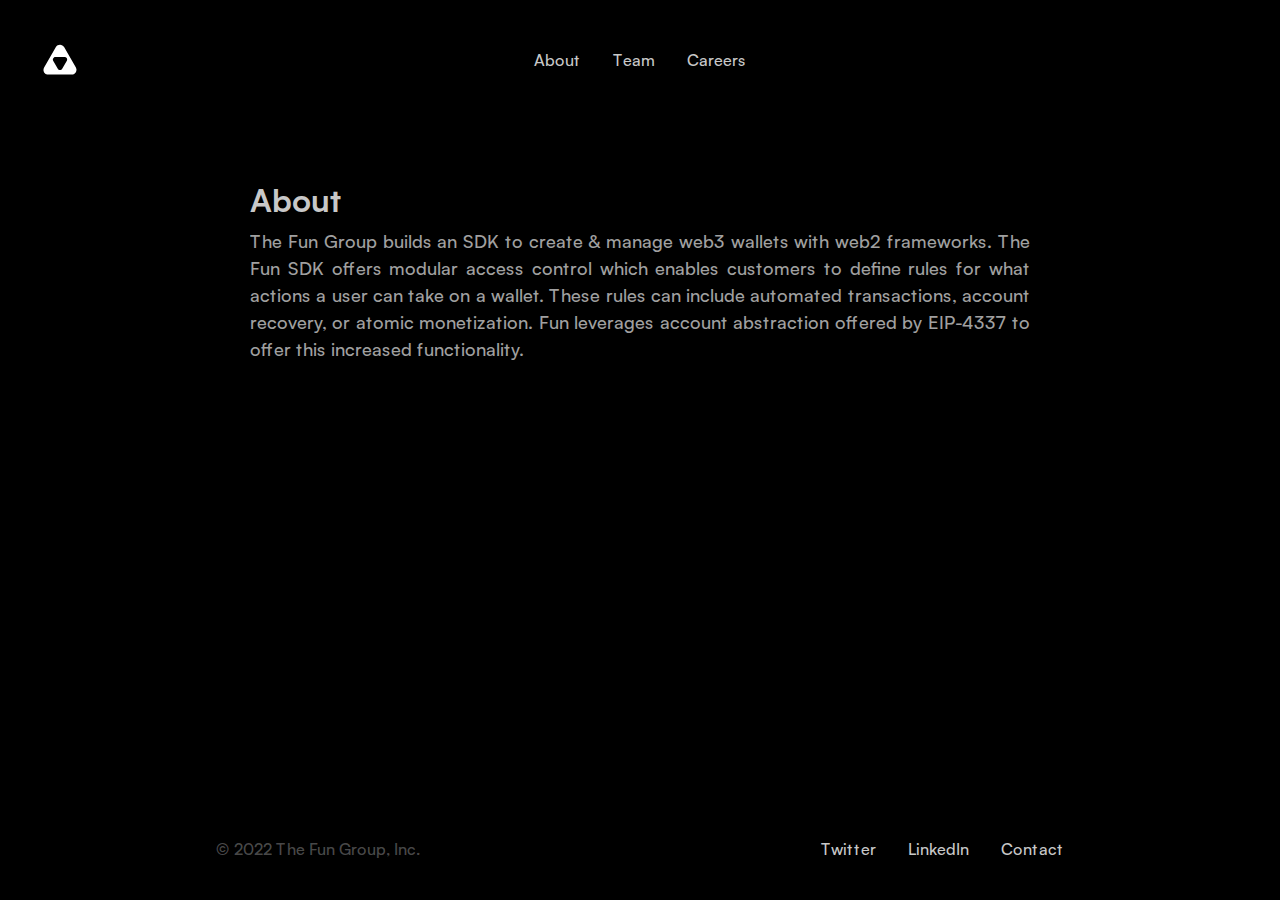
<file: about.html>
<!DOCTYPE html>
<html>
<head>
    <meta charset="utf-8" />
    <meta name="viewport" content="width=device-width" />
    <title>fun.xyz</title>
    <link rel="icon" type="image/png" href="assets/images/favicon-dark.svg" />

    <meta name="description" content="We leverage new blockchain technology, in partnership with Odsy Network, to build cross-chain wallet infrastructure." />
    <link rel="stylesheet" type="text/css" href="assets/style.css" />
    <link
            rel="stylesheet"
            href="https://cdnjs.cloudflare.com/ajax/libs/animate.css/4.1.1/animate.min.css"
    />

    <meta property="og:title" content="fun.xyz" />
    <meta property="og:description" content="We leverage new blockchain technology, in partnership with Odsy Network, to build cross-chain wallet infrastructure." />
    <meta
            property="og:image"
            content="https://fun.xyz/assets/images/twitter_website_preview.jpg"
    />
    <meta name="twitter:card" content="summary" />
    <meta name="twitter:title" content="fun.xyz" />
    <meta name="twitter:description" content="We leverage new blockchain technology, in partnership with Odsy Network, to build cross-chain wallet infrastructure." />
    <meta
            name="twitter:image"
            content="https://fun.xyz/assets/images/twitter_website_preview.jpg"
    />

</head>
<body class="animate__animated animate__fadeIn">
<header class="header">
    <h3>
        <a href="index.html"
        >
            <svg class="light" width="40" height="40" viewBox="0 0 253 253" version="1.1" xmlns="http://www.w3.org/2000/svg" xmlns:xlink="http://www.w3.org/1999/xlink">
                <title>Logo</title>
                <g id="Logo" stroke="none" stroke-width="1" fill="none" fill-rule="evenodd">
                    <g id="Centered-Triangles" transform="translate(126.500000, 109.500000) rotate(-90.000000) translate(-126.500000, -109.500000) translate(17.000000, -17.000000)">
                        <path d="M135.477665,61.9731904 L210.003751,190.994637 C218.290985,205.341705 213.378518,223.690431 199.03145,231.977665 C194.469599,234.612707 189.294287,236 184.026086,236 L34.9739135,236 C18.405371,236 4.97391354,222.568542 4.97391354,206 C4.97391354,200.7318 6.36120678,195.556488 8.99624875,190.994637 L83.5223352,61.9731904 C91.8095686,47.6261223 110.158295,42.7136557 124.505363,51.0008891 C129.061759,53.6327795 132.845774,57.4167952 135.477665,61.9731904 Z" id="Triangle" fill="#000000" transform="translate(109.500000, 126.500000) rotate(90.000000) translate(-109.500000, -126.500000) "></path>
                        <path d="M75.4615273,100.252534 L105.865349,152.450244 C110.034963,159.608698 107.612031,168.791912 100.453577,172.961527 C98.1614976,174.296604 95.5563782,175 92.9038212,175 L32.0961788,175 C23.8119075,175 17.0961788,168.284271 17.0961788,160 C17.0961788,157.347443 17.7995744,154.742324 19.1346515,152.450244 L49.5384727,100.252534 C53.7080876,93.0940798 62.8913017,90.671147 70.0497556,94.8407619 C72.2912796,96.1463918 74.1558974,98.0110097 75.4615273,100.252534 Z" id="Triangle" fill="#FFFFFF" transform="translate(62.500000, 126.500000) rotate(-90.000000) translate(-62.500000, -126.500000) "></path>
                    </g>
                </g>
            </svg>
            <svg class="dark" width="40" height="40" viewBox="0 0 253 253" version="1.1" xmlns="http://www.w3.org/2000/svg" xmlns:xlink="http://www.w3.org/1999/xlink">
                <title>Logo – Dark Mode</title>
                <g id="Logo-–-Dark-Mode" stroke="none" stroke-width="1" fill="none" fill-rule="evenodd">
                    <a href="index.html"><g id="Centered-Triangles" transform="translate(126.500000, 109.500000) rotate(-90.000000) translate(-126.500000, -109.500000) translate(17.000000, -17.000000)">
                        <path d="M135.477665,61.9731904 L210.003751,190.994637 C218.290985,205.341705 213.378518,223.690431 199.03145,231.977665 C194.469599,234.612707 189.294287,236 184.026086,236 L34.9739135,236 C18.405371,236 4.97391354,222.568542 4.97391354,206 C4.97391354,200.7318 6.36120678,195.556488 8.99624875,190.994637 L83.5223352,61.9731904 C91.8095686,47.6261223 110.158295,42.7136557 124.505363,51.0008891 C129.061759,53.6327795 132.845774,57.4167952 135.477665,61.9731904 Z" id="Triangle" fill="#FFFFFF" transform="translate(109.500000, 126.500000) rotate(90.000000) translate(-109.500000, -126.500000) "></path>
                        <path d="M75.4615273,100.252534 L105.865349,152.450244 C110.034963,159.608698 107.612031,168.791912 100.453577,172.961527 C98.1614976,174.296604 95.5563782,175 92.9038212,175 L32.0961788,175 C23.8119075,175 17.0961788,168.284271 17.0961788,160 C17.0961788,157.347443 17.7995744,154.742324 19.1346515,152.450244 L49.5384727,100.252534 C53.7080876,93.0940798 62.8913017,90.671147 70.0497556,94.8407619 C72.2912796,96.1463918 74.1558974,98.0110097 75.4615273,100.252534 Z" id="Triangle" fill="#000000" transform="translate(62.500000, 126.500000) rotate(-90.000000) translate(-62.500000, -126.500000) "></path>
                    </g></a>
                </g>
            </svg>
            <span>fun.xyz</span></a
        >
    </h3>
    <ul class="nav nav-desktop" id="navList">
        <li class="nav-elem"><a href="about.html">About</a></li>
<!--        <li class="nav-elem"><a href="mission.html">Mission</a></li>-->
        <li class="nav-elem"><a href="team.html">Team</a></li>
        <li class="nav-elem"><a  href="https://jobs.lever.co/fun.xyz" target="_blank">Careers</a></li>
    </ul>

    <div id="navbar" class="navigation mobile-nav" role="navigation">
        <input id="toggle1" type="checkbox"/>
        <label class="hamburger1" for="toggle1">
            <div class="top"></div>
            <div class="meat"></div>
            <div class="bottom"></div>
        </label>

        <nav class="mobile-menu">
            <a class="mobile-link" href="about.html">About</a>
<!--            <a class="mobile-link" href="mission.html">Mission</a>-->
            <a class="mobile-link" href="team.html">Team</a>
            <a class="mobile-link" href="https://jobs.lever.co/fun.xyz" target="_blank">Careers</a>
        </nav>
    </div>
    <h3 class="offset desktop-only"></h3>
</header>

<section id="apps" class="inner">
    <div id="hero" class="app about-section">
        <div class="content">
            <div class="text">
                <h2>About</h2>
                <p> The Fun Group builds an SDK to create & manage web3 wallets with web2 frameworks. The Fun SDK offers modular access control which enables customers to define rules for what actions a user can take on a wallet. These rules can include automated transactions, account recovery, or atomic monetization. Fun leverages account abstraction offered by EIP-4337 to offer this increased functionality.  </p>
            </div>
        </div>
    </div>
</section>

<header class="footer inner">
    <ul class="nav-footer">
        <li><a class="copyright">© 2022 The Fun Group, Inc.</a></li>
    </ul>

    <ul>
        <li><a href="https://twitter.com/fun">Twitter</a></li>
        <li><a href="https://www.linkedin.com/company/funxyz" target="_blank">LinkedIn</a></li>
        <li><a href="mailto:hi@fun.xyz">Contact</a></li>
    </ul>
</header>
</body>
</html>
</file>
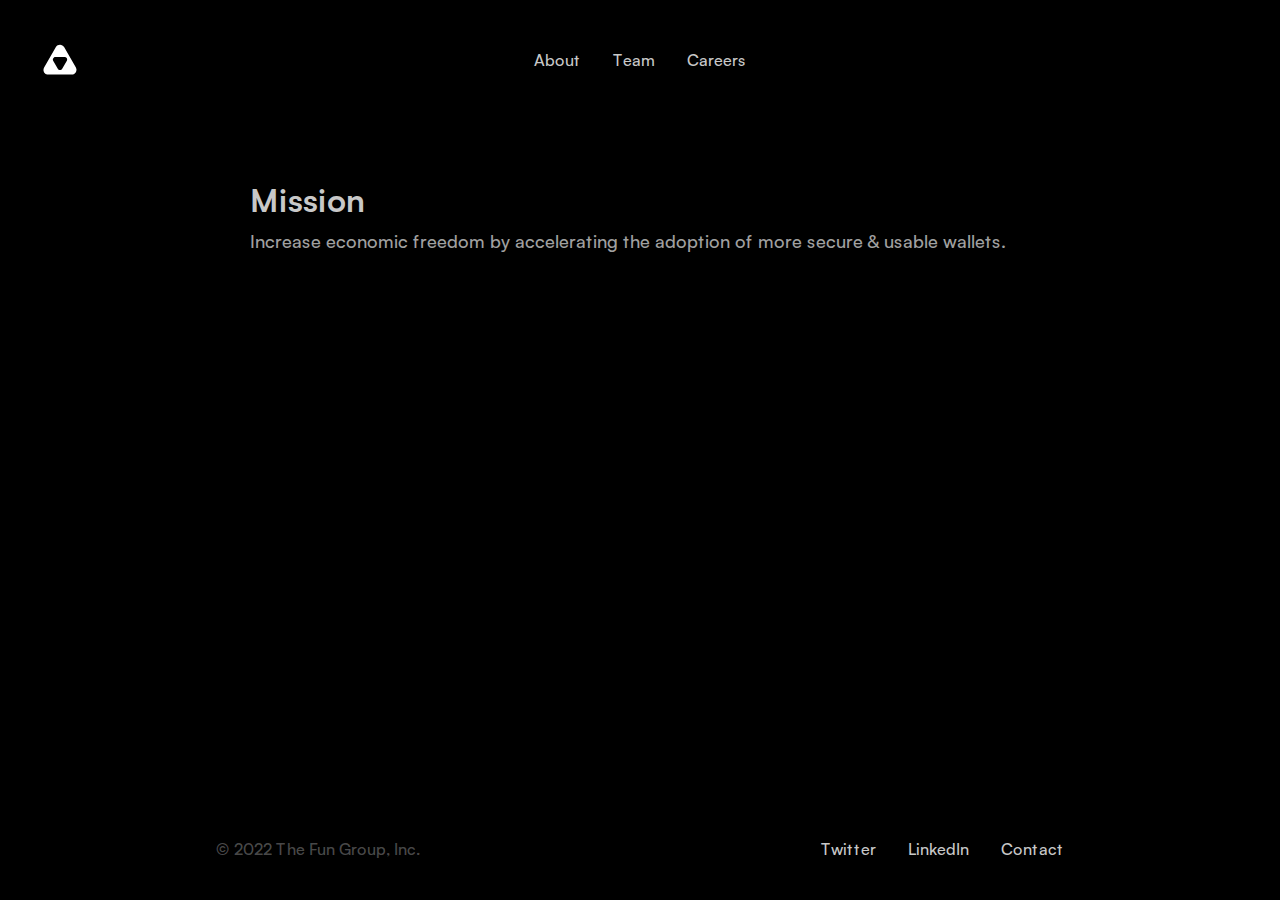
<file: mission.html>
<!DOCTYPE html>
<html>
<head>
  <meta charset="utf-8" />
  <meta name="viewport" content="width=device-width" />
  <title>fun.xyz</title>
  <link rel="icon" type="image/png" href="assets/images/favicon-dark.svg" />
  <meta name="description" content="Increase economic freedom by accelerating the adoption of more secure & usable wallets." />
  <link rel="stylesheet" type="text/css" href="assets/style.css" />
  <link
          rel="stylesheet"
          href="https://cdnjs.cloudflare.com/ajax/libs/animate.css/4.1.1/animate.min.css"
  />

  <meta property="og:title" content="fun.xyz" />
  <meta property="og:description" content="Increase economic freedom by accelerating the adoption of more secure & usable wallets." />
  <meta
          property="og:image"
          content="https://fun.xyz/assets/images/twitter_website_preview.jpg"
  />
  <meta name="twitter:card" content="summary" />
  <meta name="twitter:title" content="fun.xyz" />
  <meta name="twitter:description" content="Increase economic freedom by accelerating the adoption of more secure & usable wallets." />
  <meta
          name="twitter:image"
          content="https://fun.xyz/assets/images/twitter_website_preview.jpg"
  />

</head>
<style>
  /*Custom Styling for mission. Keep footer fixed. */
  body {
    overflow: hidden;
  }
  @media all and (max-width: 480px) {
    header.footer {
      position: fixed !important;
    }
  }
</style>
<body class="animate__animated animate__fadeIn">
<header class="header">
  <h3>
    <a href="index.html"
    >
      <svg class="light" width="40" height="40" viewBox="0 0 253 253" version="1.1" xmlns="http://www.w3.org/2000/svg" xmlns:xlink="http://www.w3.org/1999/xlink">
        <title>Logo</title>
        <g id="Logo" stroke="none" stroke-width="1" fill="none" fill-rule="evenodd">
          <g id="Centered-Triangles" transform="translate(126.500000, 109.500000) rotate(-90.000000) translate(-126.500000, -109.500000) translate(17.000000, -17.000000)">
            <path d="M135.477665,61.9731904 L210.003751,190.994637 C218.290985,205.341705 213.378518,223.690431 199.03145,231.977665 C194.469599,234.612707 189.294287,236 184.026086,236 L34.9739135,236 C18.405371,236 4.97391354,222.568542 4.97391354,206 C4.97391354,200.7318 6.36120678,195.556488 8.99624875,190.994637 L83.5223352,61.9731904 C91.8095686,47.6261223 110.158295,42.7136557 124.505363,51.0008891 C129.061759,53.6327795 132.845774,57.4167952 135.477665,61.9731904 Z" id="Triangle" fill="#000000" transform="translate(109.500000, 126.500000) rotate(90.000000) translate(-109.500000, -126.500000) "></path>
            <path d="M75.4615273,100.252534 L105.865349,152.450244 C110.034963,159.608698 107.612031,168.791912 100.453577,172.961527 C98.1614976,174.296604 95.5563782,175 92.9038212,175 L32.0961788,175 C23.8119075,175 17.0961788,168.284271 17.0961788,160 C17.0961788,157.347443 17.7995744,154.742324 19.1346515,152.450244 L49.5384727,100.252534 C53.7080876,93.0940798 62.8913017,90.671147 70.0497556,94.8407619 C72.2912796,96.1463918 74.1558974,98.0110097 75.4615273,100.252534 Z" id="Triangle" fill="#FFFFFF" transform="translate(62.500000, 126.500000) rotate(-90.000000) translate(-62.500000, -126.500000) "></path>
          </g>
        </g>
      </svg>
      <svg class="dark" width="40" height="40" viewBox="0 0 253 253" version="1.1" xmlns="http://www.w3.org/2000/svg" xmlns:xlink="http://www.w3.org/1999/xlink">
        <title>Logo – Dark Mode</title>
        <g id="Logo-–-Dark-Mode" stroke="none" stroke-width="1" fill="none" fill-rule="evenodd">
          <a href="index.html"><g id="Centered-Triangles" transform="translate(126.500000, 109.500000) rotate(-90.000000) translate(-126.500000, -109.500000) translate(17.000000, -17.000000)">
            <path d="M135.477665,61.9731904 L210.003751,190.994637 C218.290985,205.341705 213.378518,223.690431 199.03145,231.977665 C194.469599,234.612707 189.294287,236 184.026086,236 L34.9739135,236 C18.405371,236 4.97391354,222.568542 4.97391354,206 C4.97391354,200.7318 6.36120678,195.556488 8.99624875,190.994637 L83.5223352,61.9731904 C91.8095686,47.6261223 110.158295,42.7136557 124.505363,51.0008891 C129.061759,53.6327795 132.845774,57.4167952 135.477665,61.9731904 Z" id="Triangle" fill="#FFFFFF" transform="translate(109.500000, 126.500000) rotate(90.000000) translate(-109.500000, -126.500000) "></path>
            <path d="M75.4615273,100.252534 L105.865349,152.450244 C110.034963,159.608698 107.612031,168.791912 100.453577,172.961527 C98.1614976,174.296604 95.5563782,175 92.9038212,175 L32.0961788,175 C23.8119075,175 17.0961788,168.284271 17.0961788,160 C17.0961788,157.347443 17.7995744,154.742324 19.1346515,152.450244 L49.5384727,100.252534 C53.7080876,93.0940798 62.8913017,90.671147 70.0497556,94.8407619 C72.2912796,96.1463918 74.1558974,98.0110097 75.4615273,100.252534 Z" id="Triangle" fill="#000000" transform="translate(62.500000, 126.500000) rotate(-90.000000) translate(-62.500000, -126.500000) "></path>
          </g></a>
        </g>
      </svg>
      <span>fun.xyz</span></a
    >
  </h3>
  <ul class="nav nav-desktop" id="navList">
    <li class="nav-elem"><a href="about.html">About</a></li>
<!--    <li class="nav-elem"><a href="mission.html">Mission</a></li>-->
    <li class="nav-elem"><a href="team.html">Team</a></li>
    <li class="nav-elem"><a href="https://jobs.lever.co/fun.xyz" target="_blank">Careers</a></li>
  </ul>

  <div id="navbar" class="navigation mobile-nav" role="navigation">

    <input id="toggle1" type="checkbox"/>
    <label class="hamburger1" for="toggle1">
      <div class="top"></div>
      <div class="meat"></div>
      <div class="bottom"></div>
    </label>

    <nav class="mobile-menu">
      <a class="mobile-link" href="about.html">About</a>
<!--      <a class="mobile-link" href="mission.html">Mission</a>-->
      <a class="mobile-link" href="team.html">Team</a>
      <a class="mobile-link" href="https://jobs.lever.co/fun.xyz" target="_blank">Careers</a>
    </nav>

  </div>

  <h3 class="offset desktop-only">

  </h3>
</header>

<section id="apps" class="inner">
  <div id="hero" class="app about-section">
    <div class="content">
      <div class="text">
        <h2>Mission</h2>
        <p>Increase economic freedom by accelerating the adoption of more secure & usable wallets. </p>
      </div>
    </div>
  </div>



</section>

<header class="footer inner">
  <ul class="nav-footer">
    <li><a class="copyright">© 2022 The Fun Group, Inc.</a></li>
  </ul>

  <ul>
    <li><a href="https://twitter.com/fun">Twitter</a></li>
    <li><a href="https://www.linkedin.com/company/funxyz" target="_blank">LinkedIn</a></li>
    <li><a href="mailto:hi@fun.xyz">Contact</a></li>
  </ul>
</header>
</body>
</html>
</file>
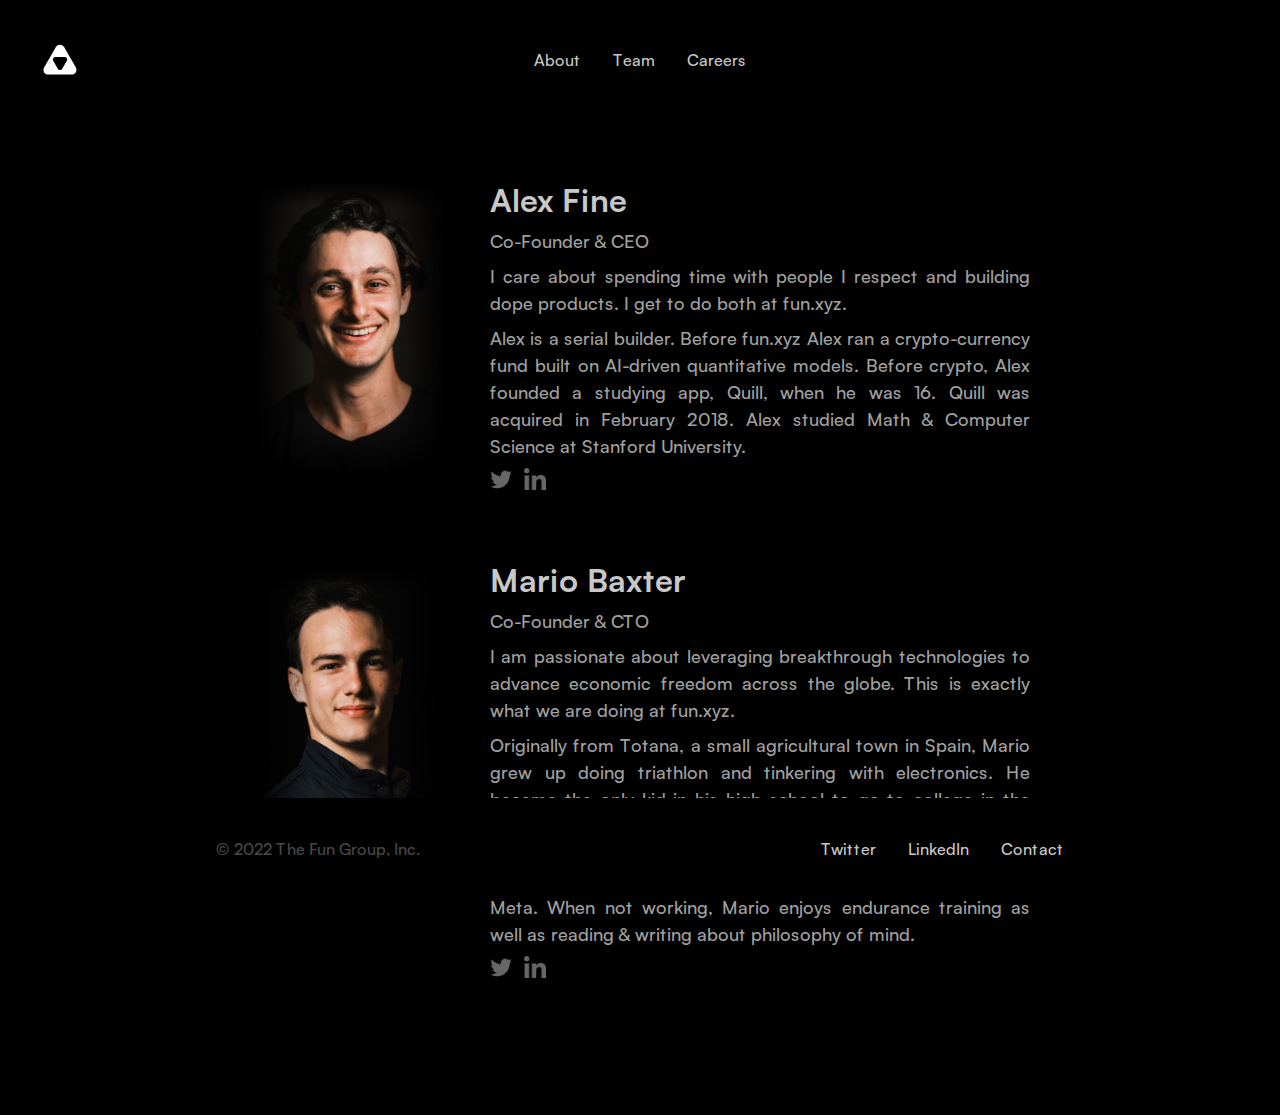
<file: team.html>
<!DOCTYPE html>
<html>
<head>
    <meta charset="utf-8" />
    <meta name="viewport" content="width=device-width" />
    <title>fun.xyz</title>
    <link rel="icon" type="image/png" href="assets/images/favicon-dark.svg" />
    <meta name="description" content="fun.xyz is built by ex-Stanford & ex-FB builders with a track record in crypo. " />
    <link rel="stylesheet" type="text/css" href="assets/style.css" />
    <link
            rel="stylesheet"
            href="https://cdnjs.cloudflare.com/ajax/libs/animate.css/4.1.1/animate.min.css"
    />

    <meta property="og:title" content="fun.xyz" />
    <meta property="og:description" content="Fun.xyz is built by ex-Stanford & ex-FB builders with a track record in crypo." />
    <meta
            property="og:image"
            content="https://fun.xyz/assets/images/twitter_website_preview.jpg"
    />
    <meta name="twitter:card" content="summary" />
    <meta name="twitter:title" content="fun.xyz" />
    <meta name="twitter:description" content="Fun.xyz is built by ex-Stanford & ex-FB builders with a track record in crypo." />
    <meta
            name="twitter:image"
            content="https://fun.xyz/assets/images/twitter_website_preview.jpg"
    />

</head>
<body class="animate__animated animate__fadeIn">
<header class="header">
    <h3>

            <svg class="light" width="40" height="40" viewBox="0 0 253 253" version="1.1" xmlns="http://www.w3.org/2000/svg" xmlns:xlink="http://www.w3.org/1999/xlink">
                <title>Logo</title>
                <g id="Logo" stroke="none" stroke-width="1" fill="none" fill-rule="evenodd">
                    <g id="Centered-Triangles" transform="translate(126.500000, 109.500000) rotate(-90.000000) translate(-126.500000, -109.500000) translate(17.000000, -17.000000)">
                        <path d="M135.477665,61.9731904 L210.003751,190.994637 C218.290985,205.341705 213.378518,223.690431 199.03145,231.977665 C194.469599,234.612707 189.294287,236 184.026086,236 L34.9739135,236 C18.405371,236 4.97391354,222.568542 4.97391354,206 C4.97391354,200.7318 6.36120678,195.556488 8.99624875,190.994637 L83.5223352,61.9731904 C91.8095686,47.6261223 110.158295,42.7136557 124.505363,51.0008891 C129.061759,53.6327795 132.845774,57.4167952 135.477665,61.9731904 Z" id="Triangle" fill="#000000" transform="translate(109.500000, 126.500000) rotate(90.000000) translate(-109.500000, -126.500000) "></path>
                        <path d="M75.4615273,100.252534 L105.865349,152.450244 C110.034963,159.608698 107.612031,168.791912 100.453577,172.961527 C98.1614976,174.296604 95.5563782,175 92.9038212,175 L32.0961788,175 C23.8119075,175 17.0961788,168.284271 17.0961788,160 C17.0961788,157.347443 17.7995744,154.742324 19.1346515,152.450244 L49.5384727,100.252534 C53.7080876,93.0940798 62.8913017,90.671147 70.0497556,94.8407619 C72.2912796,96.1463918 74.1558974,98.0110097 75.4615273,100.252534 Z" id="Triangle" fill="#FFFFFF" transform="translate(62.500000, 126.500000) rotate(-90.000000) translate(-62.500000, -126.500000) "></path>
                    </g>
                </g>
            </svg>
            <svg class="dark" width="40" height="40" viewBox="0 0 253 253" version="1.1" xmlns="http://www.w3.org/2000/svg" xmlns:xlink="http://www.w3.org/1999/xlink">
                <title>Logo – Dark Mode</title>
                <g id="Logo-–-Dark-Mode" stroke="none" stroke-width="1" fill="none" fill-rule="evenodd">
                    <a href="index.html"><g id="Centered-Triangles" transform="translate(126.500000, 109.500000) rotate(-90.000000) translate(-126.500000, -109.500000) translate(17.000000, -17.000000)">
                        <path d="M135.477665,61.9731904 L210.003751,190.994637 C218.290985,205.341705 213.378518,223.690431 199.03145,231.977665 C194.469599,234.612707 189.294287,236 184.026086,236 L34.9739135,236 C18.405371,236 4.97391354,222.568542 4.97391354,206 C4.97391354,200.7318 6.36120678,195.556488 8.99624875,190.994637 L83.5223352,61.9731904 C91.8095686,47.6261223 110.158295,42.7136557 124.505363,51.0008891 C129.061759,53.6327795 132.845774,57.4167952 135.477665,61.9731904 Z" id="Triangle" fill="#FFFFFF" transform="translate(109.500000, 126.500000) rotate(90.000000) translate(-109.500000, -126.500000) "></path>
                        <path d="M75.4615273,100.252534 L105.865349,152.450244 C110.034963,159.608698 107.612031,168.791912 100.453577,172.961527 C98.1614976,174.296604 95.5563782,175 92.9038212,175 L32.0961788,175 C23.8119075,175 17.0961788,168.284271 17.0961788,160 C17.0961788,157.347443 17.7995744,154.742324 19.1346515,152.450244 L49.5384727,100.252534 C53.7080876,93.0940798 62.8913017,90.671147 70.0497556,94.8407619 C72.2912796,96.1463918 74.1558974,98.0110097 75.4615273,100.252534 Z" id="Triangle" fill="#000000" transform="translate(62.500000, 126.500000) rotate(-90.000000) translate(-62.500000, -126.500000) "></path>
                    </g></a>
                </g>
            </svg>
            <span>fun.xyz</span>
    </h3>
    <ul class="nav nav-desktop" id="navList">
        <li class="nav-elem"><a href="about.html">About</a></li>
<!--        <li class="nav-elem"><a href="mission.html">Mission</a></li>-->
        <li class="nav-elem"><a href="team.html">Team</a></li>
        <li class="nav-elem"><a href="https://jobs.lever.co/fun.xyz" target="_blank">Careers</a></li>
    </ul>

    <div id="navbar" class="navigation mobile-nav" role="navigation">

        <input id="toggle1" type="checkbox"/>
        <label class="hamburger1" for="toggle1">
            <div class="top"></div>
            <div class="meat"></div>
            <div class="bottom"></div>
        </label>

        <nav class="mobile-menu">
            <a class="mobile-link" href="about.html">About</a>
<!--            <a class="mobile-link" href="mission.html">Mission</a>-->
            <a class="mobile-link" href="team.html">Team</a>
            <a class="mobile-link" href="https://jobs.lever.co/fun.xyz" target="_blank">Careers</a>
        </nav>

    </div>

    <h3 class="offset desktop-only">

    </h3>
</header>

<section id="apps" class="inner">
    <div id="hero" class="app app-team">
        <div class="content">
            <div class="text mobile-section">
                <h2>Team</h2>
                <br>
                <img class="img" src="assets/images/team/alex_photo_closeup.jpg">
                <h3>Alex Fine</h3>
                <p>Co-Founder & CEO</p>
                <p class="desktop-only">I care about spending time with people I respect and building dope products. I get to do both at fun.xyz.</p>
                <p class="desktop-only">Alex is a serial builder. Before fun.xyz Alex ran a crypto-currency fund built on AI-driven quantitative models. Before crypto, Alex founded a studying app, Quill, when he was 16. Quill was acquired in February 2018. Alex studied Math & Computer Science at Stanford University.   </p>

                <div class="social-media-row">
                    <a href="https://twitter.com/alexkfine" target="_blank"><img src="assets/images/twitter.png"></a>
                    <a href="https://www.linkedin.com/in/alexkalilfine/" target="_blank"><img src="assets/images/linkedin.png"></a>
                </div>
                <br> <br>
                <img class="img" src="assets/images/team/mario_photo_closeup.jpg">
                <h3>Mario Baxter</h3>
                <p>Co-Founder & CTO</p>
                <p class="desktop-only">I am passionate about leveraging breakthrough technologies to advance economic freedom across the globe. This is exactly what we are doing at fun.xyz.  </p>
                <p class="desktop-only">Originally from Totana, a small agricultural town in Spain, Mario grew up doing triathlon and tinkering with electronics. He became the only kid in his high school to go to college in the United States, where he attended Stanford University. Mario graduated early from Stanford with a concentration in Artificial Intelligence and began working as an AI engineer & researcher at Meta (formerly Facebook). When not working, Mario enjoys endurance training as well as reading & writing about philosophy of mind.</p>
                <div class="social-media-row">
                    <a href="https://twitter.com/0xMari0" target="_blank"><img src="assets/images/twitter.png"></a>
                    <a href="https://www.linkedin.com/in/mariobaxter/" target="_blank"><img src="assets/images/linkedin.png"></a>
                </div>
                <br> <br>
            </div>

            <div class="row team-row">
                <div class="column img-col">
                    <img class="img" src="assets/images/team/alex_photo_closeup.jpg">
                </div>
                <div class="column text-col">
                    <h2>Alex Fine</h2>
                    <p>Co-Founder & CEO</p>
                    <p>I care about spending time with people I respect and building dope products. I get to do both at fun.xyz.</p>
                    <p>Alex is a serial builder. Before fun.xyz Alex ran a crypto-currency fund built on AI-driven quantitative models. Before crypto, Alex founded a studying app, Quill, when he was 16. Quill was acquired in February 2018. Alex studied Math & Computer Science at Stanford University.   </p>
                    <div class="social-media-row">
                        <a href="https://twitter.com/alexkfine" target="_blank"><img src="assets/images/twitter.png"></a>
                        <a href="https://www.linkedin.com/in/alexkalilfine/" target="_blank"><img src="assets/images/linkedin.png"></a>
                    </div>
                </div>
            </div>
            <div class="row team-row">
                <div class="column img-col">
                    <img class="img" src="assets/images/team/mario_photo_closeup.jpg">
                </div>
                <div class="column text-col">
                    <h2>Mario Baxter</h2>
                    <p>Co-Founder & CTO</p>
                    <p>I am passionate about leveraging breakthrough technologies to advance economic freedom across the globe. This is exactly what we are doing at fun.xyz.  </p>
                    <p>Originally from Totana, a small agricultural town in Spain, Mario grew up doing triathlon and tinkering with electronics. He became the only kid in his high school to go to college in the United States, where he attended Stanford University. Mario graduated early from Stanford with a concentration in Artificial Intelligence and began working as an AI engineer & researcher at Meta. When not working, Mario enjoys endurance training as well as reading & writing about philosophy of mind.</p>
                    <div class="social-media-row">
                        <a href="https://twitter.com/0xMari0" target="_blank"><img src="assets/images/twitter.png"></a>
                        <a href="https://www.linkedin.com/in/mariobaxter/" target="_blank"><img src="assets/images/linkedin.png"></a>
                    </div>
                </div>
            </div>
        </div>
    </div>



</section>

<header class="footer inner">
    <ul class="nav-footer">
        <li><a class="copyright">© 2022 The Fun Group, Inc.</a></li>
    </ul>

    <ul>
        <li><a href="https://twitter.com/fun">Twitter</a></li>
        <li><a href="https://www.linkedin.com/company/funxyz" target="_blank">LinkedIn</a></li>
        <li><a href="mailto:hi@fun.xyz">Contact</a></li>
    </ul>
</header>
</body>
</html>
</file>
<file: assets/style.css>
/*IMPORTS*/
@font-face {
    font-family: 'Satoshi';
    src: url('fonts/Satoshi-Black.woff2') format('woff2'),
    url('fonts/Satoshi-Black.woff') format('woff');
    font-weight: 900;
    font-style: normal;
    font-display: block;
}
@font-face {
    font-family: 'Satoshi';
    src: url('fonts/Satoshi-Regular.woff2') format('woff2'),
    url('fonts/Satoshi-Regular.woff') format('woff');
    font-weight: 400;
    font-style: normal;
    font-display: block;
}
@font-face {
    font-family: 'Satoshi';
    src: url('fonts/Satoshi-Medium.woff2') format('woff2'),
    url('fonts/Satoshi-Medium.woff') format('woff');
    font-weight: 600;
    font-style: normal;
    font-display: block;
}
@font-face {
    font-family: 'Satoshi';
    src: url('fonts/Satoshi-Bold.woff2') format('woff2'),
    url('fonts/Satoshi-Bold.woff') format('woff');
    font-weight: 700;
    font-style: normal;
    font-display: block;
}
/*PROJECT WIDE STYLE SETTING*/
* {
    margin: 0;
    padding: 0;
    list-style: none;
    text-decoration: none;
    box-sizing: border-box;
}
html {
    scroll-behavior: smooth;
}
body {
    font-family: "Satoshi", "Helvetica Neue", Helvetica, Arial, sans-serif;
    -webkit-font-smoothing: antialiased;
    color: #333;
    background: #fff;
    font-weight: 600;
    overscroll-behavior-y: none;
}


::selection {
    background: rgba(0,0,0,0.15);
}
a, .hover {
    color: inherit;
    -webkit-transition:all .25s ease;-moz-transition:all .25s ease;-ms-transition:all .25s ease;-o-transition:all .25s ease;transition:all .25s ease;
}
a:hover, .hover:hover {
    opacity: 0.48 !important;
}
/*NAVBAR, FOOTER, AND HEADER STYLING*/
header {
    padding: 40px;
    /*padding-bottom: 0;*/
    width: 100%;
    display: flex;
    flex-direction: row;
    justify-content: space-between;
    align-items: center;
    background: white;
}
header.footer {
    padding: 40px;
    bottom: 0;
    position: fixed;
    right: 0;
    left: 0;
    margin-right: auto;
    margin-left: auto;
}

.header {
    /*position: fixed;*/
    z-index: 100;
}

header h3 {
    font-size: 16px;
    line-height: 24px;
    color: #333;
    display: block;
}
header h3 svg {
    display: inline-block;
    vertical-align: text-top;
    /*margin-right: 8px;*/
}
.offset {
    width: 40px;
    height: 40px;
}
header h3 span {
    display: none;
}
header h3 a {
    color: inherit;
}
header ul {
    font-size: 0;
}
header ul li {
     display: inline-block;
    margin: 0 16px;
    font-size: 16px;
}
/*CONTENT BLOCK STYLINGS*/
.inner {
    width: 960px;
    margin: 0 auto;
}
#hero {
    background: none;
    margin-bottom: 0;

}
#hero p {
    margin-bottom: 0;
}
.flex {
    flex: 1;
}
.app {
    margin-bottom: 40px;
    width: 100%;
    background-color: #edeef0;
    border-radius: 48px;
    /*min-height: max(400px, calc(100vh - 120px));*/
    min-height: max(400px, 100vh);
    display: flex;
    justify-content: center;
    align-items: center;
    text-align: center;
    overflow: hidden;
}
.about-section {
    min-height:0;
    justify-content: left;
    padding:90px;
    padding-top: 180px;
    padding-bottom: 180px;
    text-align: left;
}

.app-mobile {
    text-align: left;
}
.app-mobile .mobile-section {
    padding-top: 10vh;
    text-align: justify;
    text-justify: inter-word;
}

.mobile-section {
    display: none;
}

.text-center {
    text-align: center !important;
}

.app .row:after {
    content:"";
    display:table;
    clear:both;
}
.column {
    float:left;
}
.app .odsy-mark{
    font-size: 14px;
    color: rgba(0,0,0,0.30);
    font-weight: 900 !important;
}
.copyright {
    color: rgba(0,0,0,0.30);
}

.app-team {
    text-align: left !important;
    padding: 90px;
    padding-top: 180px;
}
.app-team .img {
    float: right;
    width: 100%;
    border-radius: 15px;
}

.team-row {
    padding-bottom: 40px;
    display: flex;
}

.app-team .img-col {
    max-width: 240px;
    min-width: 240px;
    /*padding-left:40px;*/
    padding-bottom:40px;
    padding-right:40px;
}

.app:last-of-type {
    margin-bottom: 0;
}
.app .icon {
    margin: 0 auto 12px;
    width: 40px;
    height: 40px;
}
.app h2 {
    font-weight: 700;
    font-size: 32px;
    line-height: 40px;
}
.app p, .app a {
    font-weight: 600;
    font-size: 18px;
    line-height: 27px;
    padding-top: 8px;
    opacity: 0.8;
    margin-bottom: 12px;
    text-align: justify;
    text-justify: inter-word;
}
.app a {
    /*padding-top: 0;*/
    /*font-size: 16px;*/
    /*margin: 0 8px;*/
    /*margin-bottom: 0;*/
    /*opacity: 1;*/
    font-weight: 700;

}
.previewed .content {
    text-align: left;
    padding-left: 88px;
}
.previewed .icon {
    margin-left: 0;
}
.previewed .preview {
    position: relative;
    height: 256px;
}
.previewed .plugin {
    position: absolute;
    top: 0;
    left: 40px;
    z-index: 2;
    border: 0.5px solid rgba(0, 0, 0, 0.2);
    box-shadow: 0px 4px 8px rgb(0 0 0 / 24%), 0px 24px 40px rgb(0 0 0 / 24%);
    border-radius: 16px;
}
.previewed a {
    margin-left: 0;
    margin-right: 0;
}
#magician {
    background-color: #7B61FF;
    color: #fff;
}
#designos {
    background-color: #18A0FB;
    color: #fff;
}
#labs, #prototyper {
    background-color: #2c2c2c;
    color: #fff;
}
.dark {
    display: none;
}
.mobile-nav {
    display: none;
}

.social-media-row img {
    height: 22px;
    margin-top: 8px;
    margin-right: 8px;
    opacity: 0.50;
}


@media screen and (max-width: 1040px) {
    .inner {
        width: 100%;
        padding: 0 40px;
    }
}
@media all and (max-width: 772px) {
    .mobile-section {
        display: block;
    }
    .team-row {
        display: none;
    }

}
@media all and (min-width: 481px) {
    header {
        position: fixed;
    }
}
@media all and (max-width: 480px) {

    .desktop-only {
        display: none;
    }
    .social-media-row img {
        height: 20px;
    }
    .app {
        padding-top: 90px;
        padding-bottom: 90px;
    }
    .app-team {
        padding: 0px;
        padding-top: 90px;
        padding-bottom: 150px;
    }
    .app-team p {
        padding-top: 0px;
    }

    .app-team img {
        margin-bottom: 8px;
    }

    .app p, .app a{
        font-size: 16px;
        line-height: 24px;
    }
    .app h2 {
        font-size: 28px;
        line-height: 32px;
    }

    .inner {
        padding: 0px 30px;
    }

    .about-section {
        padding: 0px;
        padding-top: 90px;
        padding-bottom: 150px;
    }

    .nav-elem {
        display: block;
        border-top: 1px solid black;
        text-align: center;
        padding: 10px;
    }

    .header {
        flex-direction: column;
    }

    header.footer {
        display: block;
        text-align: center;
        padding: 40px 20px;
        position: relative !important;
    }

    header .nav-footer {
        padding: 18px;
        padding-top: 0px;
    }

    .menu {
        display: block;
        position: absolute;
        right: 30px;
        top: 30px;
    }

    .nav {
        width: 100%;
        padding-top: 10px;
        display: none;
    }

    .header {
        padding: 20px;
    }

    h3 {
        width: 100%;
    }

    .active {
        display: block;
    }

    a {
        color: black;
        text-decoration: none;
    }

    /* Hamburger */
    .navigation {
        width: 100%;
    }

    .hamburger1 {
        position: absolute;
        right: 20px;
        top: 27px;
        height: 30px;
        display: -ms-grid;
        display: grid;
        grid-template-rows: repeat(3, 1fr);
        justify-items: center;
        z-index: 120;
    }

    .hamburger1 div {
        background-color: black;
        position: relative;
        width: 30px;
        height: 4px;
        margin: 2px;
        -webkit-transition: all 0.2s ease-in-out;
        transition: all 0.2s ease-in-out;
        border-radius: 8px;
    }

    #toggle1 {
        display: none;
    }

    #toggle1:checked + .hamburger1 .top {
        -webkit-transform: rotate(-45deg);
                transform: rotate(-45deg);
        margin-top: 15px;
    }

    #toggle1:checked + .hamburger1 .meat {
        -webkit-transform: rotate(45deg);
                transform: rotate(45deg);
        margin-top: -6px;
    }

    #toggle1:checked + .hamburger1 .bottom {
        -webkit-transform: scale(0);
                transform: scale(0);
    }

    #toggle1:checked ~ .mobile-menu {
         height: 100vh;
    }

    #toggle1:checked ~ header {
        position: fixed !important;
    }
    header {
        position: relative;
    }

    /* Menu */
    .mobile-menu {
        width: 100%;
        margin: 0;
        display: -ms-grid;
        display: grid;
        grid-template-rows: 1fr repeat(4, 0.5fr);
        grid-row-gap: 25px;
        padding: 0;
        list-style: none;
        clear: both;
        height: 0px;
        width: auto;
        text-align: center;
        overflow: hidden;
        transition: height .25s ease;
        z-index: 120;
        -webkit-transition: all 0.25s ease;
        transition: all 0.25s ease;
        position: fixed;
        background: black;
        min-width: calc(100% - 40px);
    }

    .mobile-menu a:first-child {
        margin-top: 40px;
    }

    .mobile-menu a:last-child {
        margin-bottom: calc(100vh - 300px);
    }

    .mobile-link {
        width: 100%;
        margin: 0;
        padding: 10px 0;
    }

    .kbutton-nav {
        height: 100vh;
    }

    .mobile-nav {
        display: block;
    }
    header {
        position: fixed !important;
    }
    header.footer {
        position: fixed !important;
    }


}

/*@media (prefers-color-scheme: dark)  {*/
    body {
        background: black;
    }
    header {
        background: black;
    }
    header.header {
        background: black;
    }
    h2 {
        color: rgba(200, 200, 200, 1.0);
    }
    h3 {
        color: rgba(200, 200, 200, 1.0);
    }
    p {
        color: rgba(200, 200, 200, 1.0);
    }
    .app .odsy-mark {
        color: rgba(255, 255, 255, 0.30);
    }
    a {
        color: rgba(200, 200, 200, 1.0);
    }
    .copyright {
        color: rgba(255, 255,255, 0.30);
    }
    .light {
        display: none;
    }
    .dark {
        display: block;
    }
    ::selection {
        background: rgba(255,255,255,0.15);
    }
    .hamburger1 div {
        background: white;
    }
/*}*/
</file>
